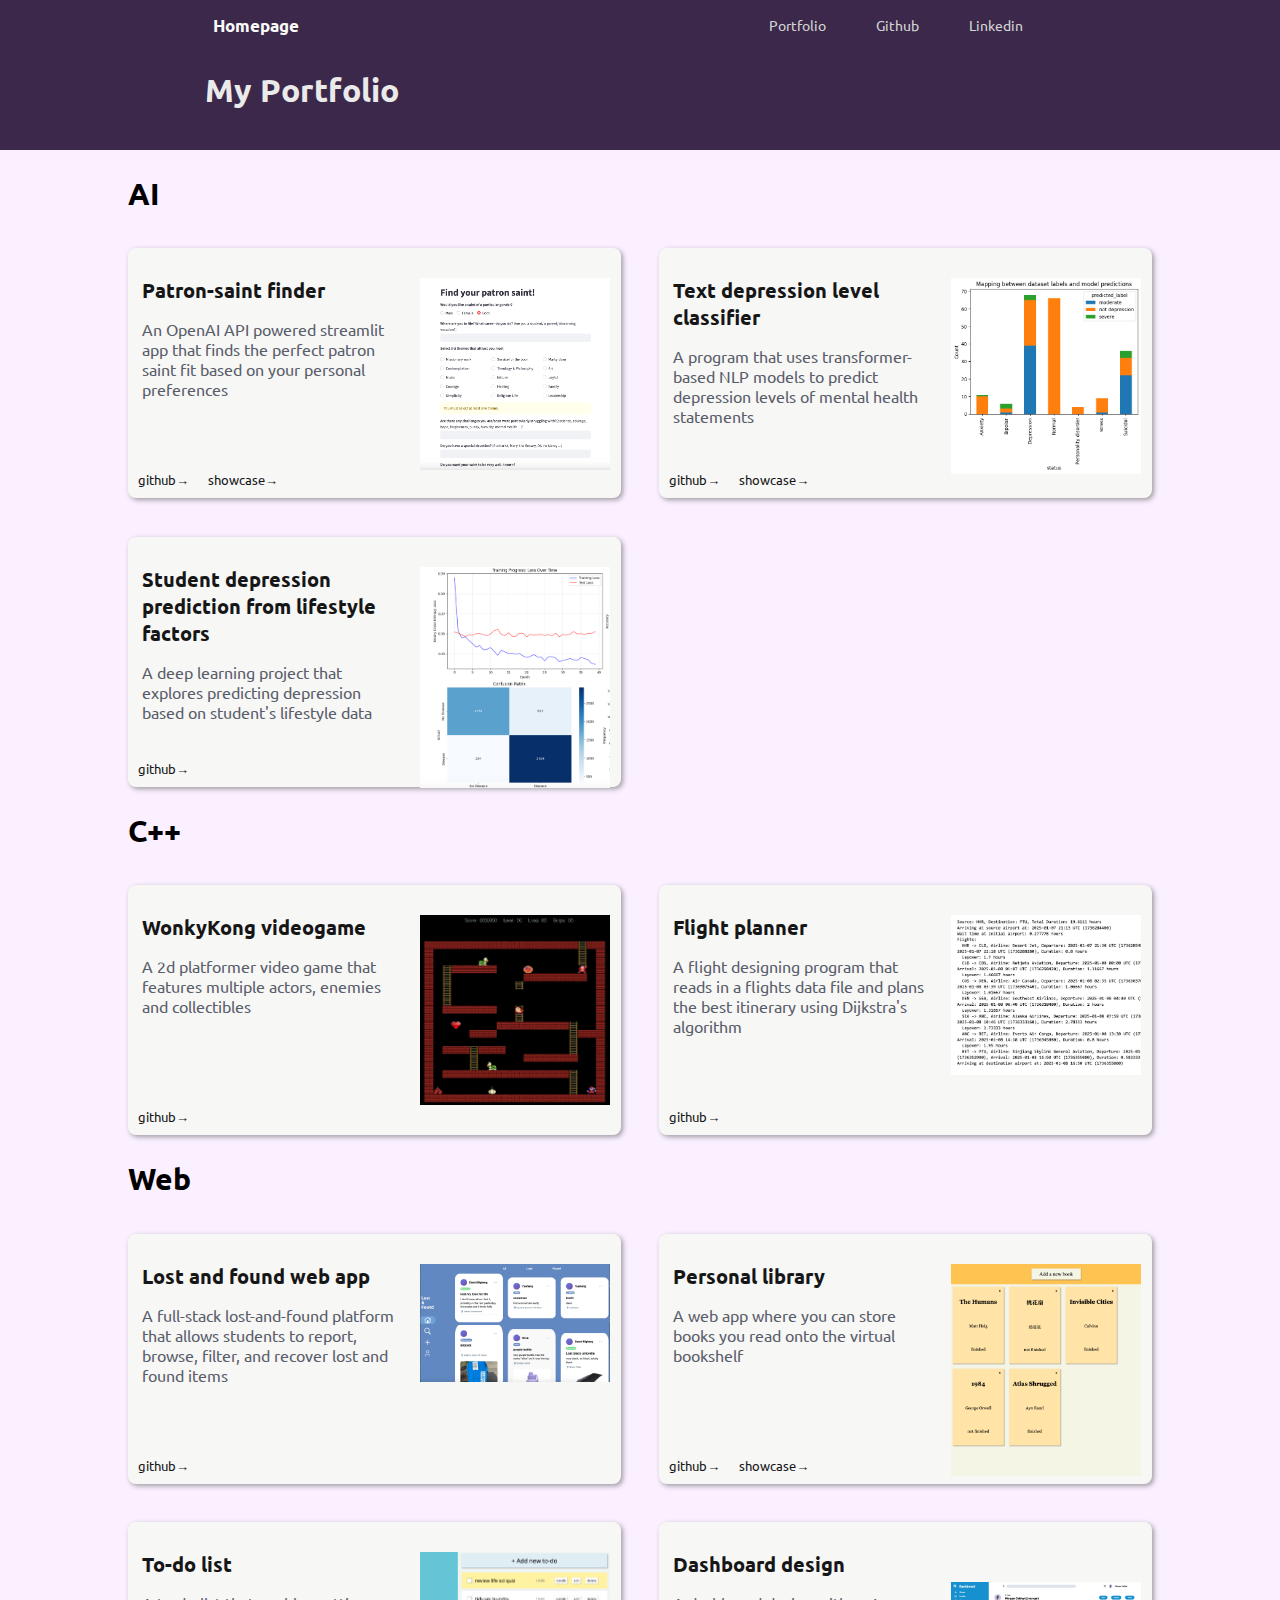
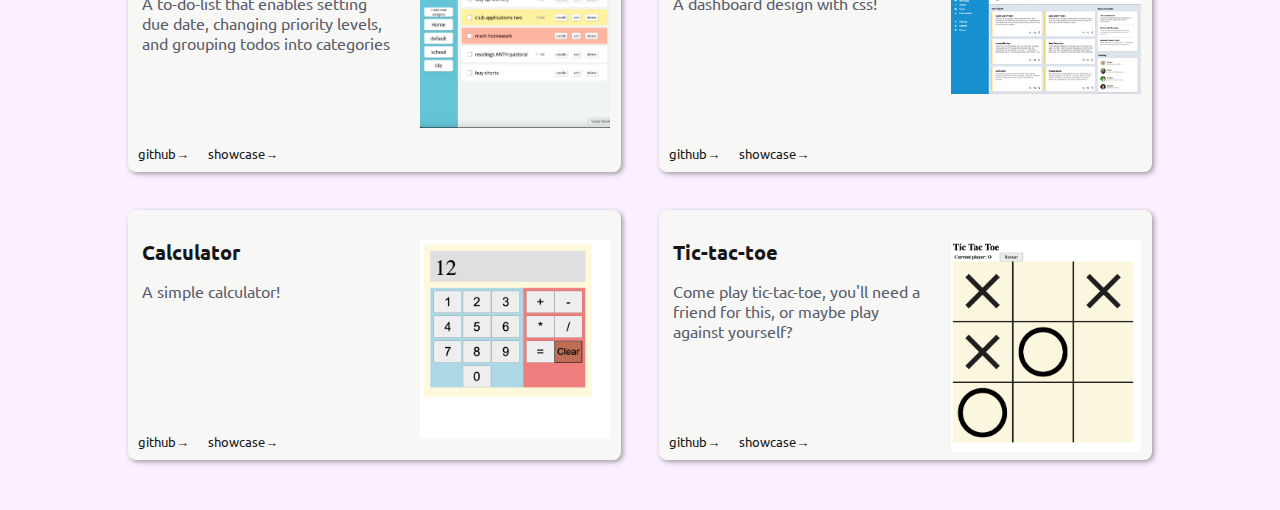
<file: portfolio.html>
<!DOCTYPE html>
<html lang="en">
<head>
    <meta charset="UTF-8">
    <meta name="viewport" content="width=device-width, initial-scale=1.0">
    <title>My Portfolio</title>

    <link rel="stylesheet" href="style.css">

    <link rel="preconnect" href="https://fonts.googleapis.com">
    <link rel="preconnect" href="https://fonts.gstatic.com" crossorigin>
    <link href="https://fonts.googleapis.com/css2?family=Ubuntu:ital,wght@0,300;0,400;0,500;0,700;1,300;1,400;1,500;1,700&display=swap" rel="stylesheet">
</head>
<body style="background-color: rgb(251, 240, 255); margin-bottom: 50px;">
    <div class="header">
        <div class="header-left"><a href="index.html">Homepage</a></div>
        <div class="header-right">
            <a href="portfolio.html">Portfolio</a>
            <a href="https://github.com/b00m-spark">Github</a>
            <a href="www.linkedin.com/in/esther-yao-a51736389">Linkedin</a>
        </div>
    </div>
    <div class="top-section" style="height: 100px">
        <h1>My Portfolio</h1>
    </div>
    <div class="projects-container">
        <div class="projects-section">
            <h2 style="grid-column: span 2;">AI</h2>
            <div class="project-card">
                <div class="project-card-left">
                    <h3>Patron-saint finder</h3>
                    <p>An OpenAI API powered streamlit app that finds the perfect patron saint fit based on your personal preferences</p>
                    <a href="https://github.com/b00m-spark/find-saint">github&rarr;</a>
                    <a href="projects/find-saint.html">showcase&rarr;</a>
                </div>
                <div class="project-card-right">
                    <img src="project-imgs/find-saint-imgs/thumbnail.png">
                </div>
            </div>
            <div class="project-card">
                <div class="project-card-left">
                    <h3>Text depression level classifier</h3>
                    <p>A program that uses transformer-based NLP models to predict depression levels of mental health statements</p>
                    <a href="https://github.com/b00m-spark/mental-health-text-classification">github&rarr;</a>
                    <a href="projects/nlp.html">showcase&rarr;</a>
                </div>
                <div class="project-card-right">
                    <img src="project-imgs/nlp-imgs/nlp-thumbnail.png"">
                </div>
            </div>
            <div class="project-card">
                <div class="project-card-left">
                    <h3>Student depression prediction from lifestyle factors</h3>
                    <p>A deep learning project that explores predicting depression based on student's lifestyle data</p>
                    <a href="https://github.com/b00m-spark/neural-network-depression">github&rarr;</a>
                </div>
                <div class="project-card-right">
                    <img src="project-imgs/deeplearning-imgs/deep-learning-thumbnail.png">
                </div>
            </div>
        </div>
        <div class="projects-section">
            <h2 style="grid-column: span 2;">C++</h2>
            <div class="project-card">
                <div class="project-card-left">
                    <h3>WonkyKong videogame</h3>
                    <p>A 2d platformer video game that features multiple actors, enemies and collectibles</p>
                    <a href="https://github.com/b00m-spark/WonkyKong">github&rarr;</a>
                </div>
                <div class="project-card-right">
                    <img src="project-imgs/wonkykong/wonky-kong-thumbnail.png">
                </div>
            </div>
            <div class="project-card">
                <div class="project-card-left">
                    <h3>Flight planner</h3>
                    <p>A flight designing program that reads in a flights data file and plans the best itinerary using Dijkstra's algorithm</p>
                    <a href="https://github.com/b00m-spark/flight-planner">github&rarr;</a>
                </div>
                <div class="project-card-right">
                    <img src="project-imgs/flight-planner/flight-planner-thumbnail.png" style="height: 160px; object-fit: cover; object-position: left center;">
                </div>
            </div>
        </div>
        <div class="projects-section">
            <h2 style="grid-column: span 2;">Web</h2>
            <div class="project-card">
                <div class="project-card-left">
                    <h3>Lost and found web app</h3>
                    <p>A full-stack lost-and-found platform that allows students to report, browse, filter, and recover lost and found items</p>
                    <a href="https://github.com/cyrussori/lost_and_found">github&rarr;</a>
                </div>
                <div class="project-card-right">
                    <img src="project-imgs/lost-and-found/lost_and_found_thumbnail.png">
                </div>
            </div>
            <div class="project-card">
                <div class="project-card-left">
                    <h3>Personal library</h3>
                    <p>A web app where you can store books you read onto the virtual bookshelf</p>
                    <a href="https://github.com/b00m-spark/library">github&rarr;</a>
                    <a href="https://b00m-spark.github.io/library">showcase&rarr;</a>
                </div>
                <div class="project-card-right">
                    <img src="project-imgs/library/library-thumbnail.png">
                </div>
            </div>
            <div class="project-card">
                <div class="project-card-left">
                    <h3>To-do list</h3>
                    <p>A to-do-list that enables setting due date, changing priority levels, and grouping todos into categories</p>
                    <a href="https://github.com/b00m-spark/flight-planner">github&rarr;</a>
                    <a href="https://b00m-spark.github.io/todo-list">showcase&rarr;</a>
                </div>
                <div class="project-card-right">
                    <img src="project-imgs/todolist/todolist-thumbnail.png">
                </div>
            </div>
            <div class="project-card">
                <div class="project-card-left">
                    <h3>Dashboard design</h3>
                    <p>A dashboard design with css!</p>
                    <a href="https://github.com/b00m-spark/admin-dashboard">github&rarr;</a>
                    <a href="https://b00m-spark.github.io/admin-dashboard">showcase&rarr;</a>
                </div>
                <div class="project-card-right">
                    <img src="project-imgs/dashboard/dashboard-thumbnail.png" style="margin-top: 60px;">
                </div>
            </div>
            <div class="project-card">
                <div class="project-card-left">
                    <h3>Calculator</h3>
                    <p>A simple calculator!</p>
                    <a href="https://github.com/b00m-spark/calculator">github&rarr;</a>
                    <a href="https://b00m-spark.github.io/calculator">showcase&rarr;</a>
                </div>
                <div class="project-card-right">
                    <img src="project-imgs/calculator/calculator-thumbnail.png">
                </div>
            </div>
            <div class="project-card">
                <div class="project-card-left">
                    <h3>Tic-tac-toe</h3>
                    <p>Come play tic-tac-toe, you'll need a friend for this, or maybe play against yourself?</p>
                    <a href="https://github.com/b00m-spark/tic-tac-toe">github&rarr;</a>
                    <a href="https://b00m-spark.github.io/tic-tac-toe">showcase&rarr;</a>
                </div>
                <div class="project-card-right">
                    <img src="project-imgs/tictactoe/ttt-thumbnail.png">
                </div>
            </div>
        </div>
    </div>
</body>
</html>
</file>
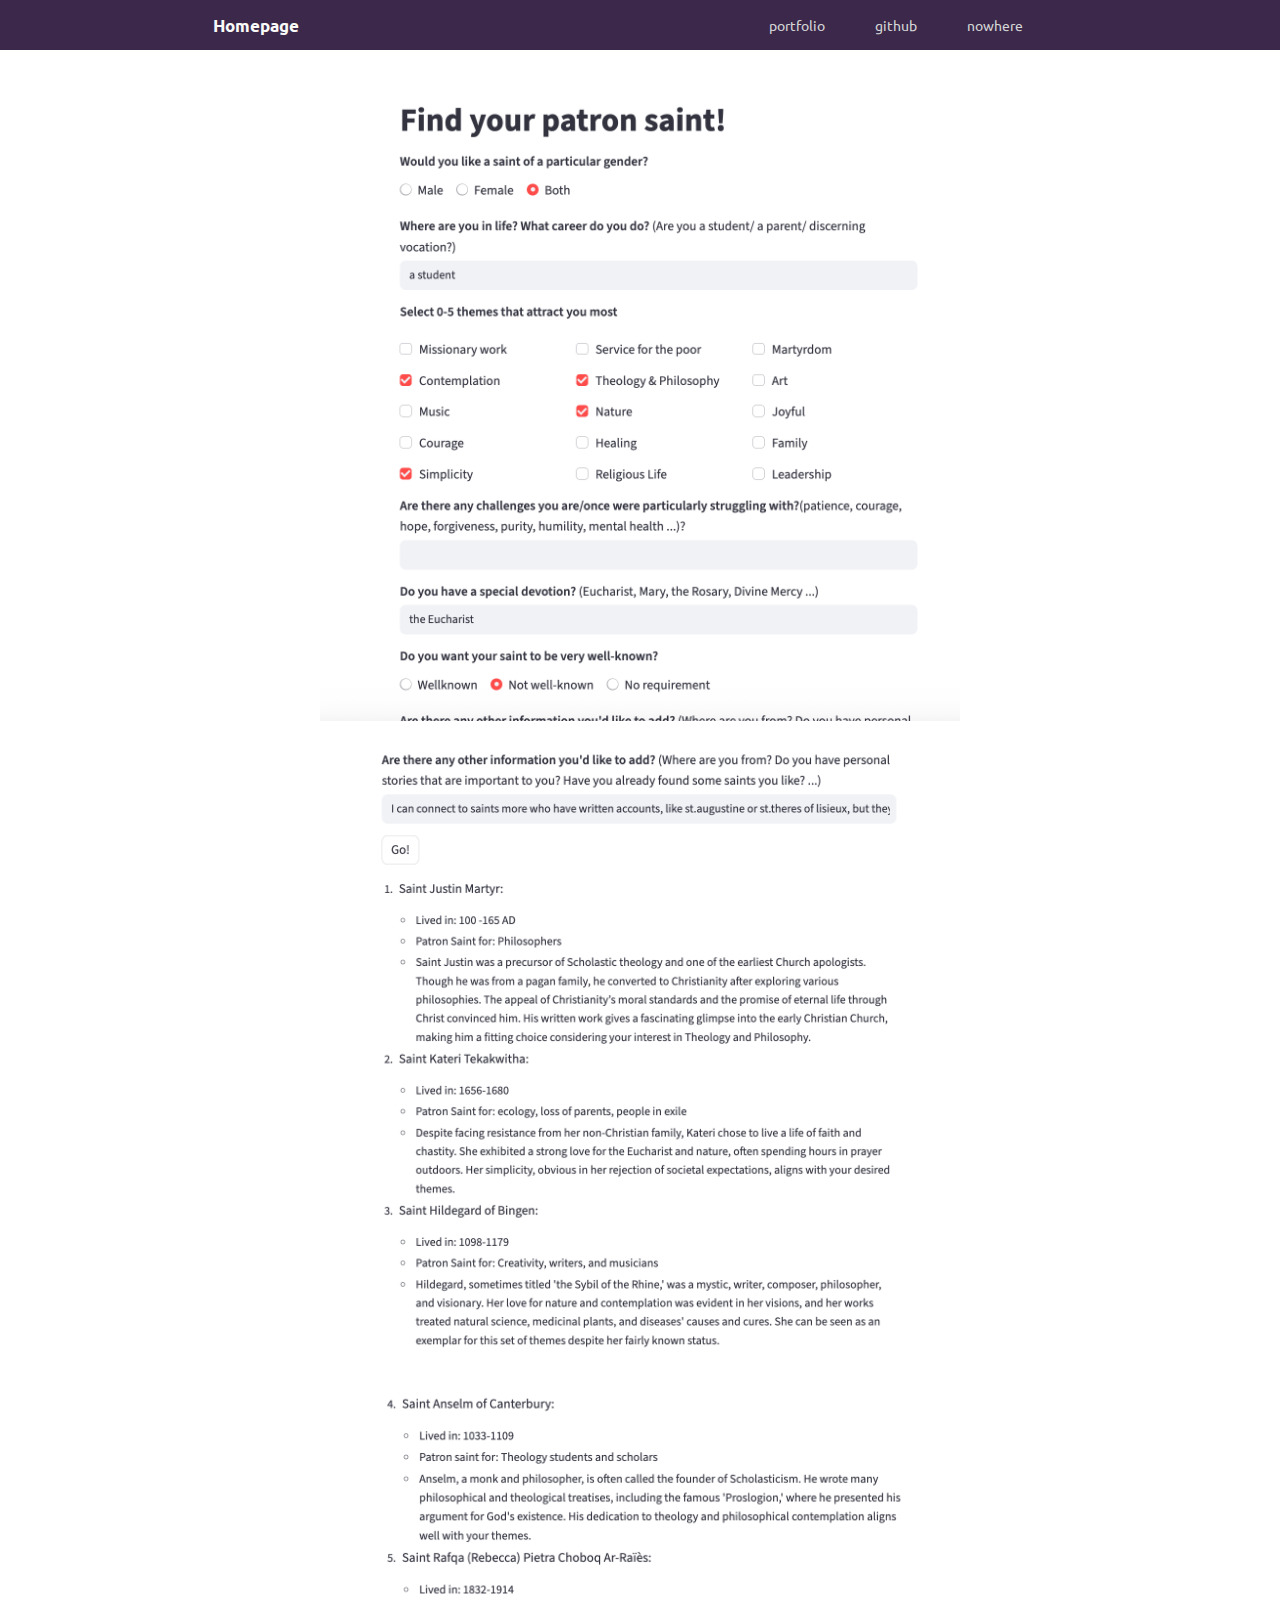
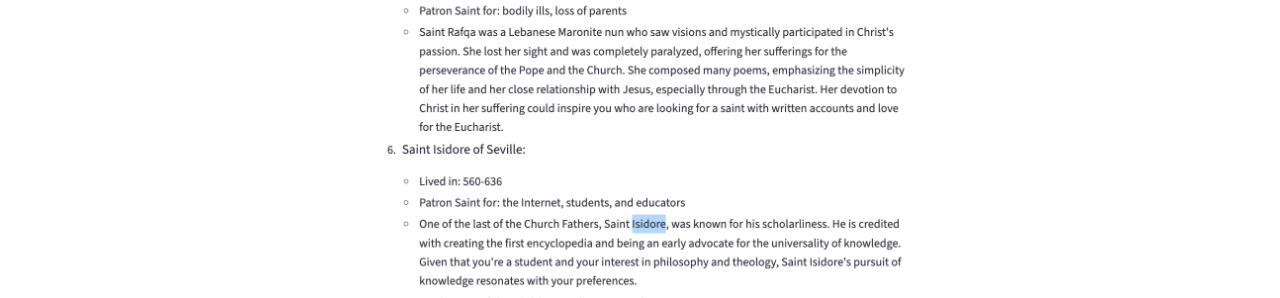
<file: projects/find-saint.html>
<!DOCTYPE html>
<html lang="en">
<head>
    <meta charset="UTF-8">
    <meta name="viewport" content="width=device-width, initial-scale=1.0">
    <title>Esther Homepage</title>
    <link rel="stylesheet" href="../style.css">

    <link rel="preconnect" href="https://fonts.googleapis.com">
    <link rel="preconnect" href="https://fonts.gstatic.com" crossorigin>
    <link href="https://fonts.googleapis.com/css2?family=Ubuntu:ital,wght@0,300;0,400;0,500;0,700;1,300;1,400;1,500;1,700&display=swap" rel="stylesheet">
</head>
<body>
    <div class="header">
        <div class="header-left"><a href="index.html">Homepage</a></div>
        <div class="header-right">
            <a href="../portfolio.html">portfolio</a>
            <a href="https://github.com/b00m-spark">github</a>
            <a>nowhere</a>
        </div>
    </div>
    <div class="project-detail-pics">
        <img src="../project-imgs/find-saint-imgs/detail-1.png">
        <img src="../project-imgs/find-saint-imgs/detail-2.png">
        <img src="../project-imgs/find-saint-imgs/detail-3.png">
    </div>
</body>
</html>
</file>
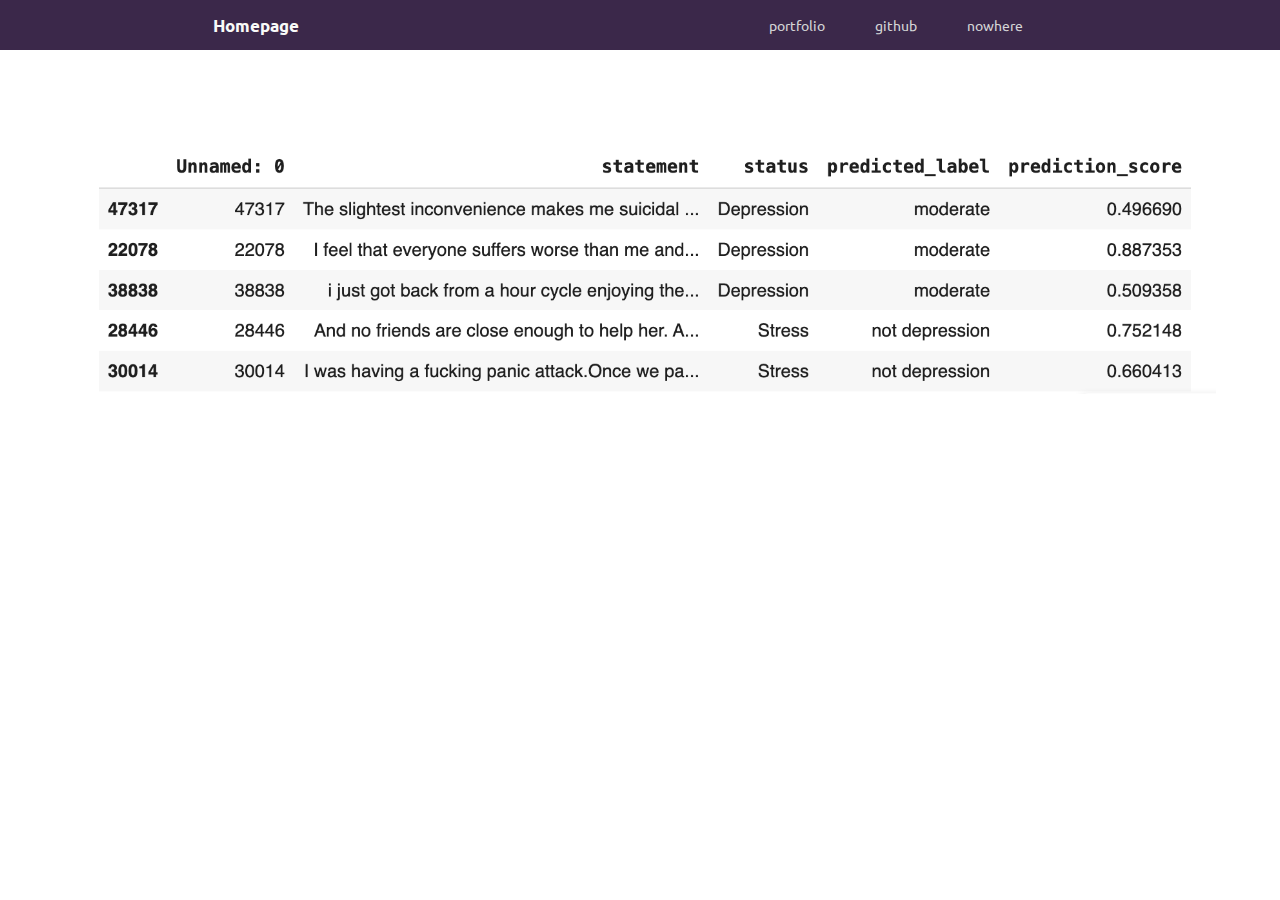
<file: projects/nlp.html>
<!DOCTYPE html>
<html lang="en">
<head>
    <meta charset="UTF-8">
    <meta name="viewport" content="width=device-width, initial-scale=1.0">
    <title>Esther Homepage</title>
    <link rel="stylesheet" href="../style.css">

    <link rel="preconnect" href="https://fonts.googleapis.com">
    <link rel="preconnect" href="https://fonts.gstatic.com" crossorigin>
    <link href="https://fonts.googleapis.com/css2?family=Ubuntu:ital,wght@0,300;0,400;0,500;0,700;1,300;1,400;1,500;1,700&display=swap" rel="stylesheet">
</head>
<body>
    <div class="header">
        <div class="header-left"><a href="index.html">Homepage</a></div>
        <div class="header-right">
            <a href="../portfolio.html">portfolio</a>
            <a href="https://github.com/b00m-spark">github</a>
            <a>nowhere</a>
        </div>
    </div>
    <div class="project-detail-pics">
        <img src="../project-imgs/nlp-imgs/nlp-stats.png" style="margin-top: 100px; width: 90vw;">
    </div>
</body>
</html>
</file>
<file: style.css>
body {
    font-family: Ubuntu, sans-serif;
    --background-color: rgb(59, 40, 74);
    --purple: rgb(106, 93, 155);
    margin: 0;  
}
img {
    display: inline-block;
}
h1,
p {
    margin: 0;
    padding: 0;
}
a {
    text-decoration: none;
}
a:hover{
    cursor: pointer;
}
.header {
    display: flex;
    height: 50px;
    background-color: var(--background-color);
}

.header-left,
.header-right {
    display: flex;
    justify-content: center;
    align-items: center;
}

.header-left {
    flex: 1;
}
.header-left a{
    color: #F9FAF8;
    font-size: 17px;
    font-weight: bold;
}
.header-left a:hover{
    text-decoration: underline;
}

.header-right {
    flex: 1.5;
    gap: 50px;
}
.header-right a {
    color: #d4d5d6;
    font-size: 14px;
    cursor: pointer;
}
.header-right a:hover {
    color:#9cc2ff;
}
.header-right a:active {
    text-decoration: underline;
}

.top-section {
    display: flex;
    height: 340px;
    background-color: var(--background-color);
}
.top-section > h1 {
    color: #eaeaea;
    margin-left: 16vw;
    margin-top: 20px;
}

.top-section-left,
.top-section-right {
    flex: 1;
    display: flex;
}

.top-section-left .blank {
    flex: 1.1;
}
.top-section-content {
    flex: 2;
    display: flex;
    flex-direction: column;
    justify-content: center;
    align-items: start;
    gap: 8px;
    padding-right: 20px;
}

.top-section-content h1{
    color: #F9FAF8;
    font-size: 35px;
    margin-bottom: 16px;
}
.top-section-content p {
    color: #E5E7E8;
    font-size: 14px;
}
button,
.btn {
    color: #F9FAF8;
    font-size: 14px;
    font-weight: 500;
    font-family: inherit;
    border-radius: 5px;
    transition-duration: 0.15s;
    padding: 6px 20px;
}
.top-section-content .btn {
    background-color: var(--purple);
    border: none;
    margin-top: 10px;
    margin-left:0px;
}
.top-section-content .btn:hover {
    background-color: #9cc2ff;
}
.top-section-content .btn:active {
    background-color: #F9FAF8;
    color: var(--purple);
}

.top-section-right {
    justify-content: start;
    align-items: center;
    padding-left: 50px;
}
.top-section-right img {
    height: 200px;
    width: 300px;
    object-fit: cover;
    transition: transform 0.3s ease;
}
.top-section-right img:hover {
    transform: scale(1.1);
}

.pictures-section {
    height: 340px;
    background-color: white;
}

.pictures-section-title {
    display: flex;
    justify-content: center;
    align-items: center;
    height: 100px;
}
.pictures-section-title h1 {
    color: #1F2937;
    font-size: 26px;
}

.pictures-section-pics {
    display: flex;
    justify-content: center;
    gap: 50px;
}

.pic-container {
    width: 130px;
    height: 240px;
}

.square-pic {
    display: block;
    object-fit: cover;
    width: 130px;
    height: 130px;
    border: solid var(--purple) 3px;
    border-radius: 14px;
    box-sizing: border-box;
}

.square-pic-description {
    width: 130px;
    height: 110px;
    color: #939393;
    font-size: 14px;
    text-align: center;
    padding-top: 5px;
}
.square-pic-description span{
    font-weight: bold;
    color: var(--background-color);
}

.quote-section {
    height: 300px;
    background-color: #E5E7EB;
    display: flex;
    flex-direction: column;
    justify-content: center;
    align-items: center;
}

.quote-section .quote {
    width: 55%;
    color: #1F2937;
    font-style: italic;
    font-size: 25px;
}
.quote-section .author {
    font-size: 18px;
    font-weight: bold;
    padding-left: 300px;
    padding-top: 10px;
}

.signup-section {
    height: 250px;
    background-color: white;
    display: flex;
    align-items: center;
    justify-content: center;
}

.blue-box {
    height: 120px;
    width: 800px;
    background-color: var(--purple);
    border-radius: 6px;
    display: flex;
    align-items: center;
    justify-content: space-around;
    
}

.bluebox-left .title{
    font-size: 18px;
    font-weight: bold;
    color: white;
}
.bluebox-left .text {
    font-size: 14px;
    color: #d6d8dc;
    margin: 2px;
}

.blue-box .btn {
    background-color: var(--purple);
    border: solid 1px;
}
.blue-box .btn:hover {
    border: none;
    background-color: #9cc2ff;
}

.footer {
    height: 60px;
    background-color: var(--background-color);
    color: #d6d8dc;
    text-align: center;
    font-size: 14px;
    display: flex;
    align-items: center;
    justify-content: center;
}

.projects-container{
    display: flex;
    flex-direction: column;
    align-items: center;
    --black: rgb(22, 22, 23);
    --grey: rgb(89, 93, 106);
}
.projects-section {
    display: grid;
    width: 80vw;
    grid-template-columns: repeat(2, 1fr);
    grid-template-rows: 60px repeat(1, 250px);
    grid-auto-rows: 250px;
    gap: 3vw;
}
.projects-section h2 {
    font-size: 30px;
}

.project-card{
    width: 100%;
    height: 100%;
    background-color: rgb(247, 247, 246);
    box-shadow: 2px 2px 5px rgba(50, 50, 50, 0.453);
    border: none;
    border-radius: 8px;
    display: flex;
}
.project-card p,
.project-card h3 {
    margin: 0;
    padding: 0;
}
.project-card h3 {
    margin: 15px 0px;
    font-size: 20px;
    color: var(--black);
}
.project-card p {
    color: var(--grey);
}
.project-card-left{
    flex: 1.2;
    padding: 14px;
    position: relative;
}
.project-card-left a{
    position: absolute;
    bottom: 10px;
    font-size: 13px;
    color: var(--black);
}
.project-card-left a:visited{
    color: var(--black);
}
.project-card-left a:first-of-type{
    left: 10px;
}
.project-card-left a:nth-of-type(2){
    left: 80px;
}
.project-card-left a:hover{
    text-decoration: underline;
}

.project-card-right{
    flex: 1;
    display: flex;
    justify-content: center;
    align-items: start;
}
.project-card-right img{
    display: block;
    width: 90%;
    margin-top: 30px;
}


.project-detail-pics{
    height: 100%;
    width: 100%;
    display: flex;
    flex-wrap: wrap;
    justify-content: center;
    gap: 10px;
}
.project-detail-pics img{
    display: block;
    width: 50vw;
}
</file>
